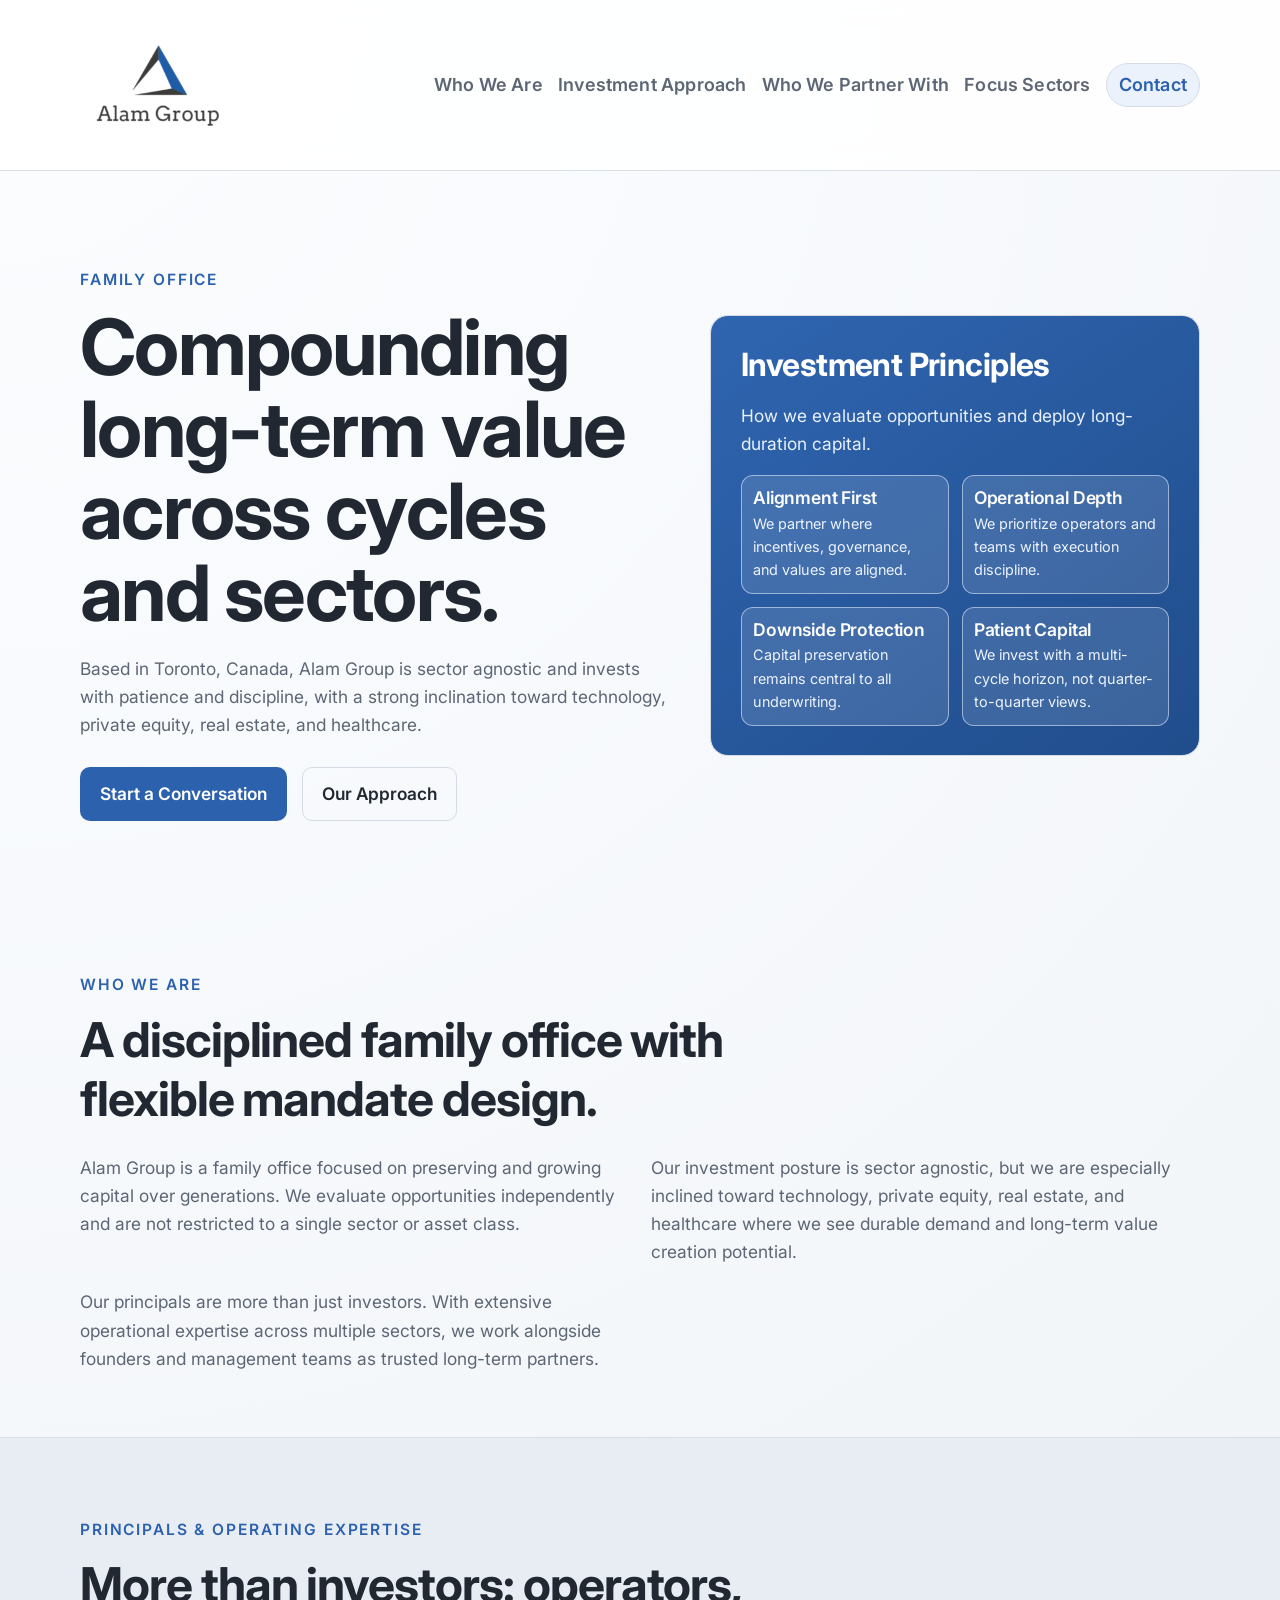
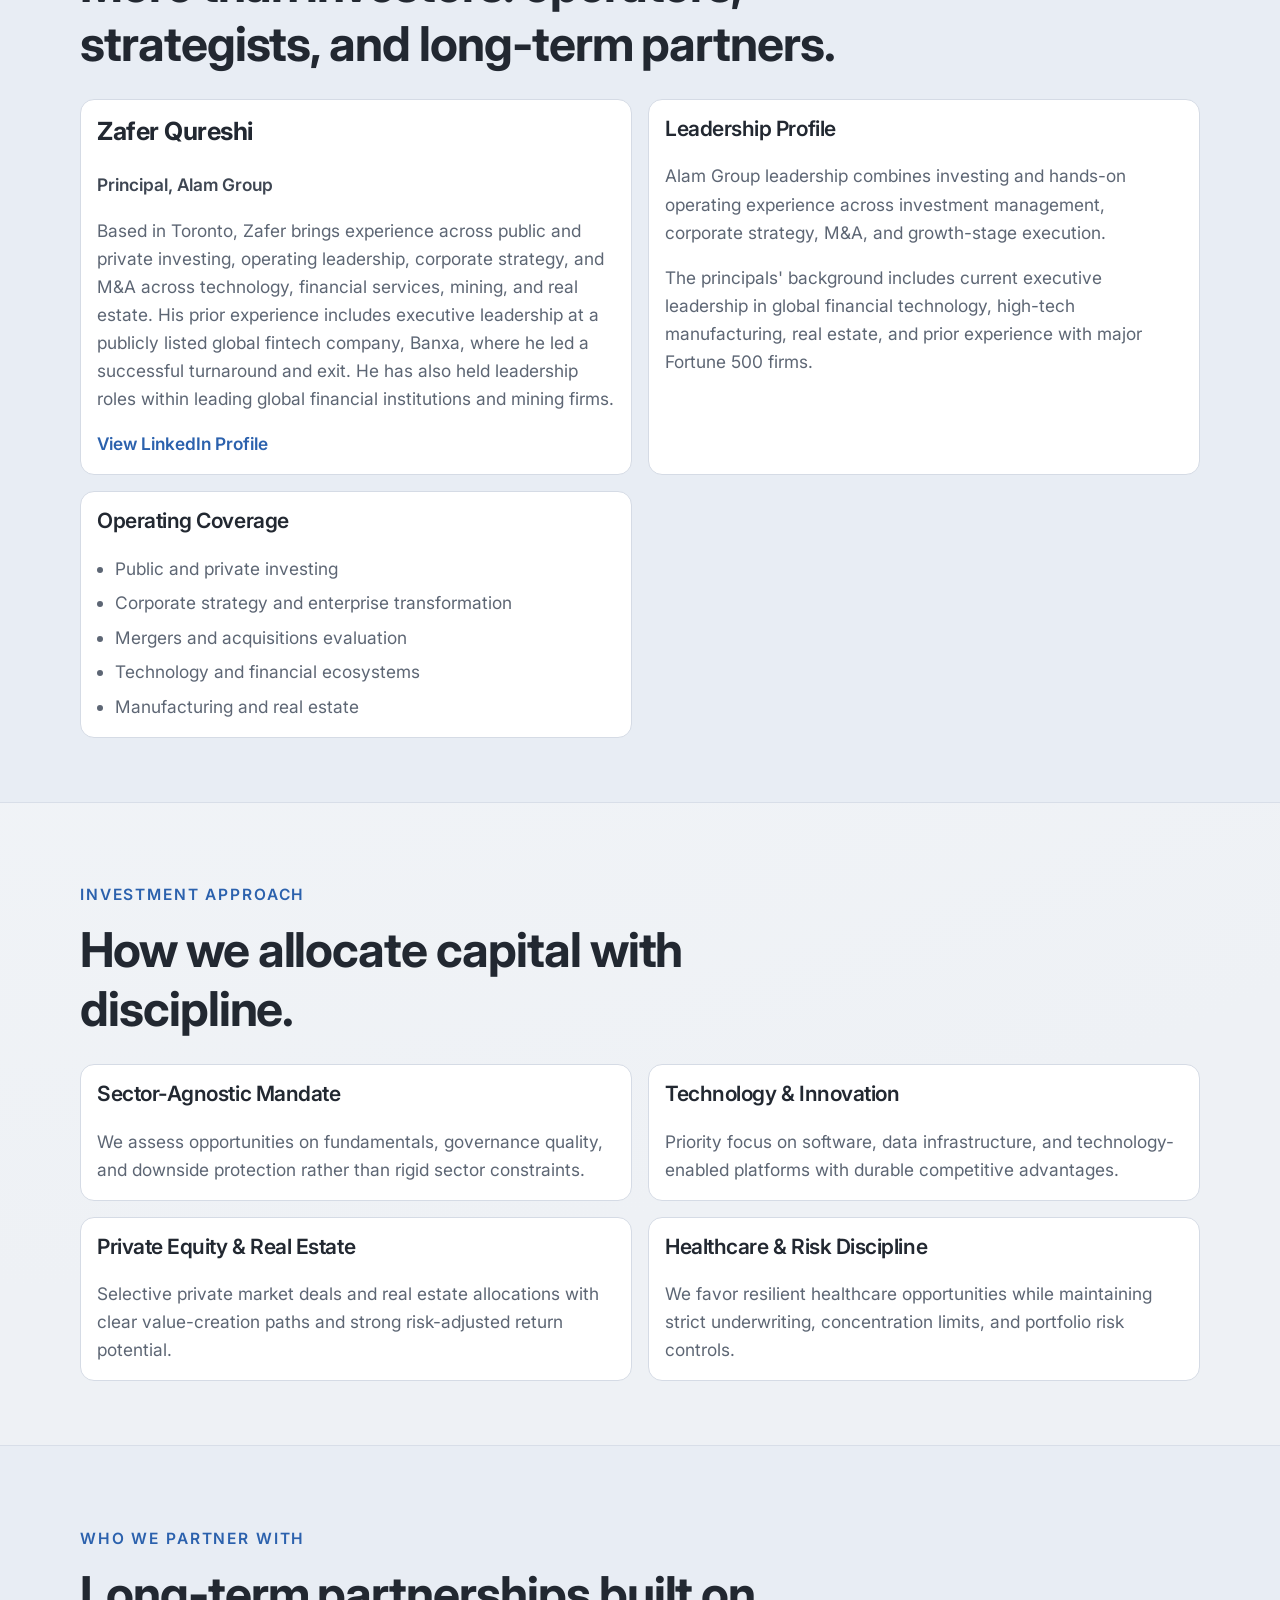
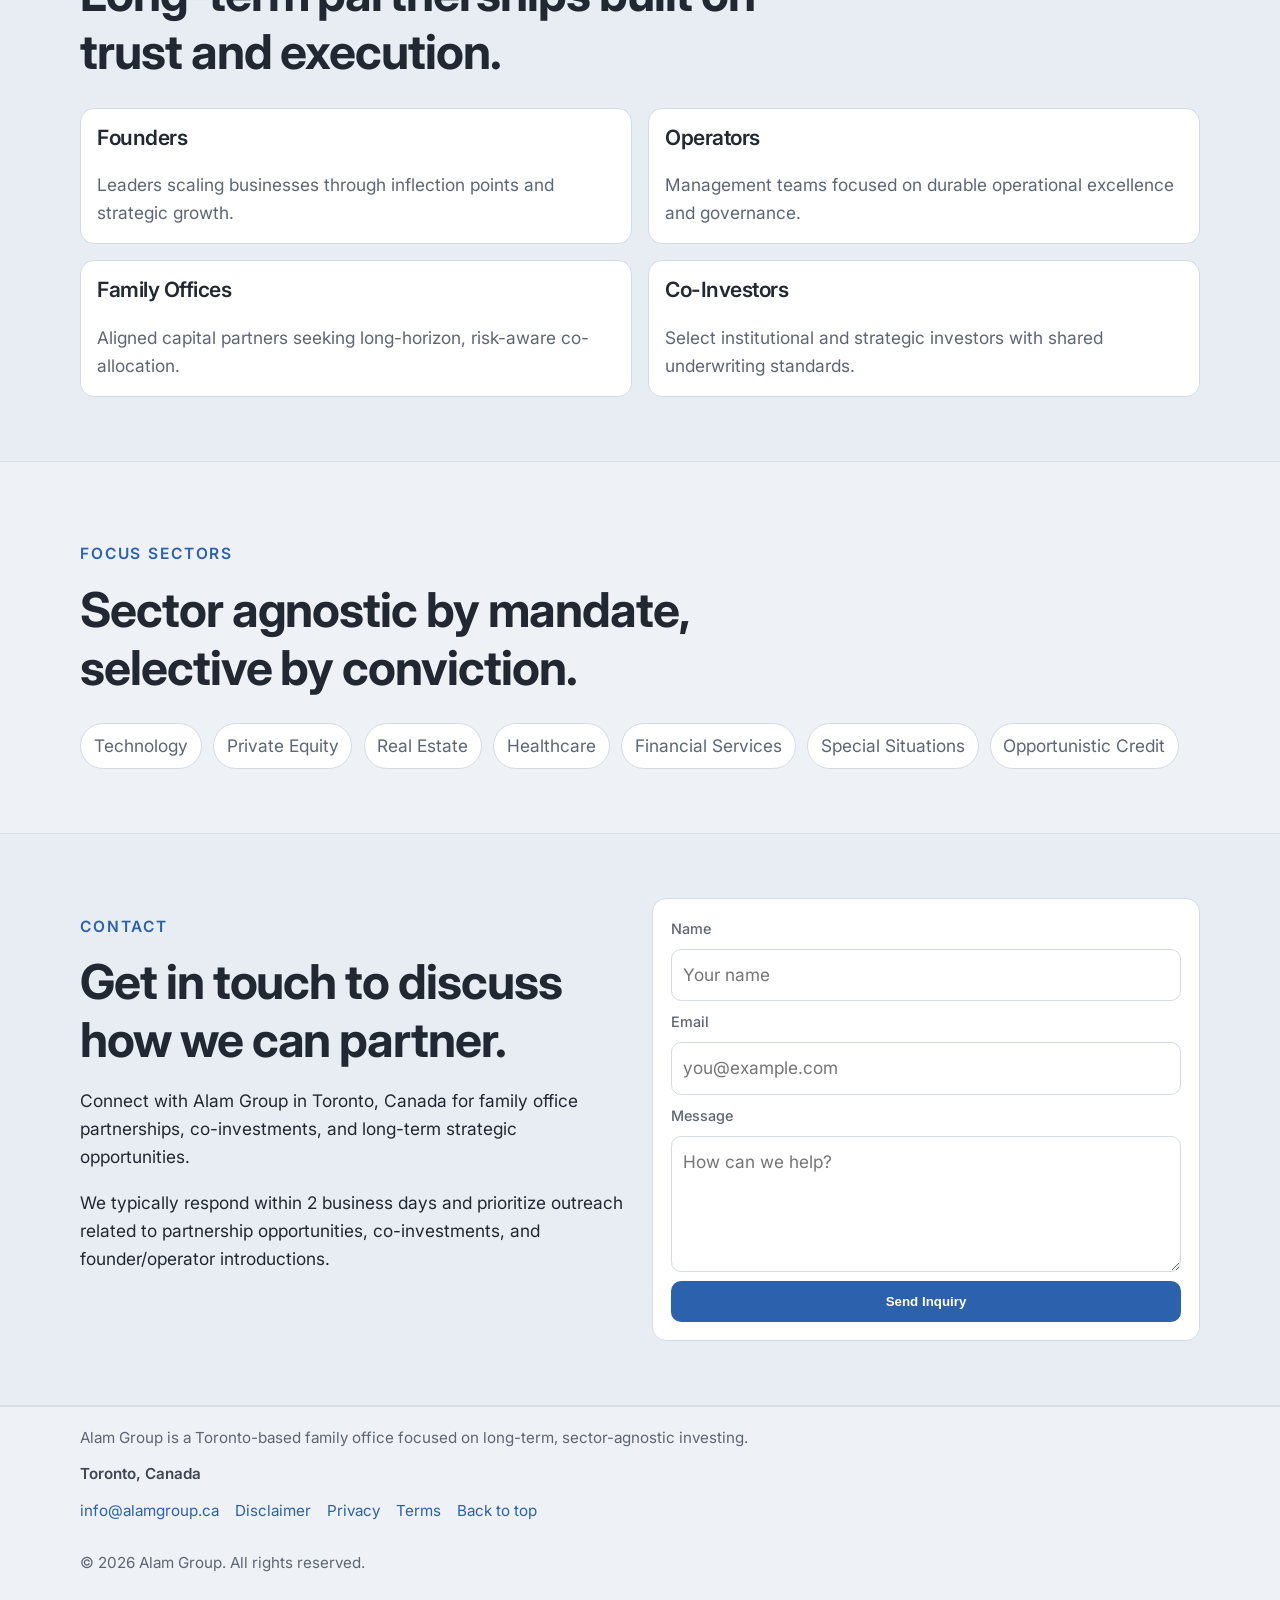
<file: index.html>
<!DOCTYPE html>
<html lang="en">
  <head>
    <meta charset="UTF-8" />
    <meta name="viewport" content="width=device-width, initial-scale=1.0" />
    <title>Alam Group | Family Office</title>
    <meta
      name="description"
      content="Alam Group is a small family office investing with a long-term, sector-agnostic approach and strong conviction in technology, private equity, real estate, and healthcare."
    />
    <link rel="preconnect" href="https://fonts.googleapis.com" />
    <link rel="preconnect" href="https://fonts.gstatic.com" crossorigin />
    <link
      href="https://fonts.googleapis.com/css2?family=Inter:wght@400;500;600;700;800&display=swap"
      rel="stylesheet"
    />
    <link rel="stylesheet" href="styles.css?v=contact-form" />
  </head>
  <body>
    <div id="top" class="page-top-anchor" aria-hidden="true"></div>
    <header class="site-header">
      <div class="container nav-shell">
        <a href="#top" class="logo" aria-label="Alam Group Home">
          <img src="assets/alam-group-logo.png" alt="Alam Group" />
        </a>
        <button class="menu-toggle" id="menuToggle" aria-label="Toggle navigation">
          <span></span>
          <span></span>
          <span></span>
        </button>
        <nav class="nav-links" id="navLinks" aria-label="Primary">
          <a href="#about">Who We Are</a>
          <a href="#strategy">Investment Approach</a>
          <a href="#partners">Who We Partner With</a>
          <a href="#portfolio">Focus Sectors</a>
          <a href="#contact" class="nav-cta">Contact</a>
        </nav>
      </div>
    </header>

    <main>
      <section class="hero">
        <div class="container hero-grid">
          <div>
            <p class="eyebrow">Family Office</p>
            <h1>Compounding long-term value across cycles and sectors.</h1>
            <p class="hero-text">
              Based in Toronto, Canada, Alam Group is sector agnostic and invests
              with patience and discipline, with a strong inclination toward
              technology, private equity, real estate, and healthcare.
            </p>
            <div class="hero-actions">
              <a href="#contact" class="btn btn-primary">Start a Conversation</a>
              <a href="#strategy" class="btn btn-secondary">Our Approach</a>
            </div>
          </div>
          <div class="hero-card">
            <h2>Investment Principles</h2>
            <p>How we evaluate opportunities and deploy long-duration capital.</p>
            <div class="card-stat-grid">
              <article>
                <h3>Alignment First</h3>
                <p>We partner where incentives, governance, and values are aligned.</p>
              </article>
              <article>
                <h3>Operational Depth</h3>
                <p>We prioritize operators and teams with execution discipline.</p>
              </article>
              <article>
                <h3>Downside Protection</h3>
                <p>Capital preservation remains central to all underwriting.</p>
              </article>
              <article>
                <h3>Patient Capital</h3>
                <p>We invest with a multi-cycle horizon, not quarter-to-quarter views.</p>
              </article>
            </div>
          </div>
        </div>
      </section>

      <section class="section" id="about">
        <div class="container">
          <div class="section-title-wrap">
            <p class="eyebrow">Who We Are</p>
            <h2>A disciplined family office with flexible mandate design.</h2>
          </div>
          <div class="about-grid">
            <p>
              Alam Group is a family office focused on preserving and growing
              capital over generations. We evaluate opportunities independently and are
              not restricted to a single sector or asset class.
            </p>
            <p>
              Our investment posture is sector agnostic, but we are especially inclined
              toward technology, private equity, real estate, and healthcare where we
              see durable demand and long-term value creation potential.
            </p>
            <p>
              Our principals are more than just investors. With extensive operational
              expertise across multiple sectors, we work alongside founders and
              management teams as trusted long-term partners.
            </p>
          </div>
        </div>
      </section>

      <section class="section section-alt" id="principals">
        <div class="container">
          <div class="section-title-wrap">
            <p class="eyebrow">Principals & Operating Expertise</p>
            <h2>More than investors: operators, strategists, and long-term partners.</h2>
          </div>
          <div class="principals-grid">
            <article class="card profile-card">
              <h3>Zafer Qureshi</h3>
              <p class="profile-role">
                Principal, Alam Group
              </p>
              <p>
                Based in Toronto, Zafer brings experience across public and private
                investing, operating leadership, corporate strategy, and M&A across technology, financial services, mining, and real estate.
                His prior experience includes executive leadership at a publicly listed global fintech company, Banxa, where he led
                a successful turnaround and exit. He has also held leadership roles within leading global financial institutions and mining firms.
              </p>
              <p>
                <a href="https://www.linkedin.com/in/zafer-qureshi/" target="_blank" rel="noopener noreferrer">
                  View LinkedIn Profile
                </a>
              </p>
            </article>
            <article class="card">
              <h3>Leadership Profile</h3>
              <p>
                Alam Group leadership combines investing and hands-on operating
                experience across investment management, corporate strategy, M&A,
                and growth-stage execution.
              </p>
              <p>
                The principals' background includes current executive leadership in
                global financial technology, high-tech manufacturing, real estate, and prior
                experience with major Fortune 500 firms.
              </p>
            </article>
            <article class="card">
              <h3>Operating Coverage</h3>
              <ul class="expertise-list">
                <li>Public and private investing</li>
                <li>Corporate strategy and enterprise transformation</li>
                <li>Mergers and acquisitions evaluation</li>
                <li>Technology and financial ecosystems</li>
                <li>Manufacturing and real estate</li>
              </ul>
            </article>
          </div>
        </div>
      </section>

      <section class="section" id="strategy">
        <div class="container">
          <div class="section-title-wrap">
            <p class="eyebrow">Investment Approach</p>
            <h2>How we allocate capital with discipline.</h2>
          </div>
          <div class="strategy-grid">
            <article class="card">
              <h3>Sector-Agnostic Mandate</h3>
              <p>
                We assess opportunities on fundamentals, governance quality, and
                downside protection rather than rigid sector constraints.
              </p>
            </article>
            <article class="card">
              <h3>Technology & Innovation</h3>
              <p>
                Priority focus on software, data infrastructure, and technology-enabled
                platforms with durable competitive advantages.
              </p>
            </article>
            <article class="card">
              <h3>Private Equity & Real Estate</h3>
              <p>
                Selective private market deals and real estate allocations with clear
                value-creation paths and strong risk-adjusted return potential.
              </p>
            </article>
            <article class="card">
              <h3>Healthcare & Risk Discipline</h3>
              <p>
                We favor resilient healthcare opportunities while maintaining strict
                underwriting, concentration limits, and portfolio risk controls.
              </p>
            </article>
          </div>
        </div>
      </section>

      <section class="section section-alt" id="partners">
        <div class="container">
          <div class="section-title-wrap">
            <p class="eyebrow">Who We Partner With</p>
            <h2>Long-term partnerships built on trust and execution.</h2>
          </div>
          <div class="partner-grid">
            <article class="card">
              <h3>Founders</h3>
              <p>Leaders scaling businesses through inflection points and strategic growth.</p>
            </article>
            <article class="card">
              <h3>Operators</h3>
              <p>Management teams focused on durable operational excellence and governance.</p>
            </article>
            <article class="card">
              <h3>Family Offices</h3>
              <p>Aligned capital partners seeking long-horizon, risk-aware co-allocation.</p>
            </article>
            <article class="card">
              <h3>Co-Investors</h3>
              <p>Select institutional and strategic investors with shared underwriting standards.</p>
            </article>
          </div>
        </div>
      </section>

      <section class="section" id="portfolio">
        <div class="container">
          <div class="section-title-wrap">
            <p class="eyebrow">Focus Sectors</p>
            <h2>Sector agnostic by mandate, selective by conviction.</h2>
          </div>
          <div class="pill-wrap">
            <span>Technology</span>
            <span>Private Equity</span>
            <span>Real Estate</span>
            <span>Healthcare</span>
            <span>Financial Services</span>
            <span>Special Situations</span>
            <span>Opportunistic Credit</span>
          </div>
        </div>
      </section>

      <section class="section section-alt contact-section" id="contact">
        <div class="container contact-grid">
          <div>
            <p class="eyebrow">Contact</p>
            <h2>Get in touch to discuss how we can partner.</h2>
            <p>
              Connect with Alam Group in Toronto, Canada for family office
              partnerships, co-investments, and long-term strategic opportunities.
            </p>
            <p>
              We typically respond within 2 business days and prioritize outreach
              related to partnership opportunities, co-investments, and founder/operator introductions.
            </p>
          </div>
          <form
            id="contactForm"
            class="contact-form"
            action="https://formsubmit.co/info@alamgroup.ca"
            method="POST"
          >
            <input type="hidden" name="_subject" value="Alam Group website inquiry" />
            <input type="hidden" name="_template" value="table" />
            <input type="hidden" name="_captcha" value="false" />
            <div class="field-honey" aria-hidden="true">
              <label for="contact-honey">Company website</label>
              <input
                type="text"
                id="contact-honey"
                name="_honey"
                tabindex="-1"
                autocomplete="off"
              />
            </div>
            <p id="contactFormStatus" class="contact-form-status" role="status" aria-live="polite"></p>
            <label for="name">Name</label>
            <input
              type="text"
              id="name"
              name="name"
              placeholder="Your name"
              required
              autocomplete="name"
            />
            <label for="email">Email</label>
            <input
              type="email"
              id="email"
              name="email"
              placeholder="you@example.com"
              required
              autocomplete="email"
            />
            <label for="message">Message</label>
            <textarea
              id="message"
              name="message"
              rows="4"
              maxlength="4000"
              placeholder="How can we help?"
              required
              autocomplete="off"
            ></textarea>
            <button type="submit" class="btn btn-primary full-width">Send Inquiry</button>
          </form>
        </div>
      </section>
    </main>

    <footer class="site-footer" id="legal">
      <div class="container footer-content">
        <p class="firm-descriptor">
          Alam Group is a Toronto-based family office focused on long-term, sector-agnostic investing.
        </p>
        <p class="firm-location">Toronto, Canada</p>
        <div class="footer-links">
          <a href="mailto:info@alamgroup.ca">info@alamgroup.ca</a>
          <a href="disclaimer.html">Disclaimer</a>
          <a href="privacy.html">Privacy</a>
          <a href="terms.html">Terms</a>
          <a href="#top">Back to top</a>
        </div>
        <p>© <span id="year"></span> Alam Group. All rights reserved.</p>
      </div>
    </footer>

    <script src="script.js?v=contact-form"></script>
  </body>
</html>
</file>
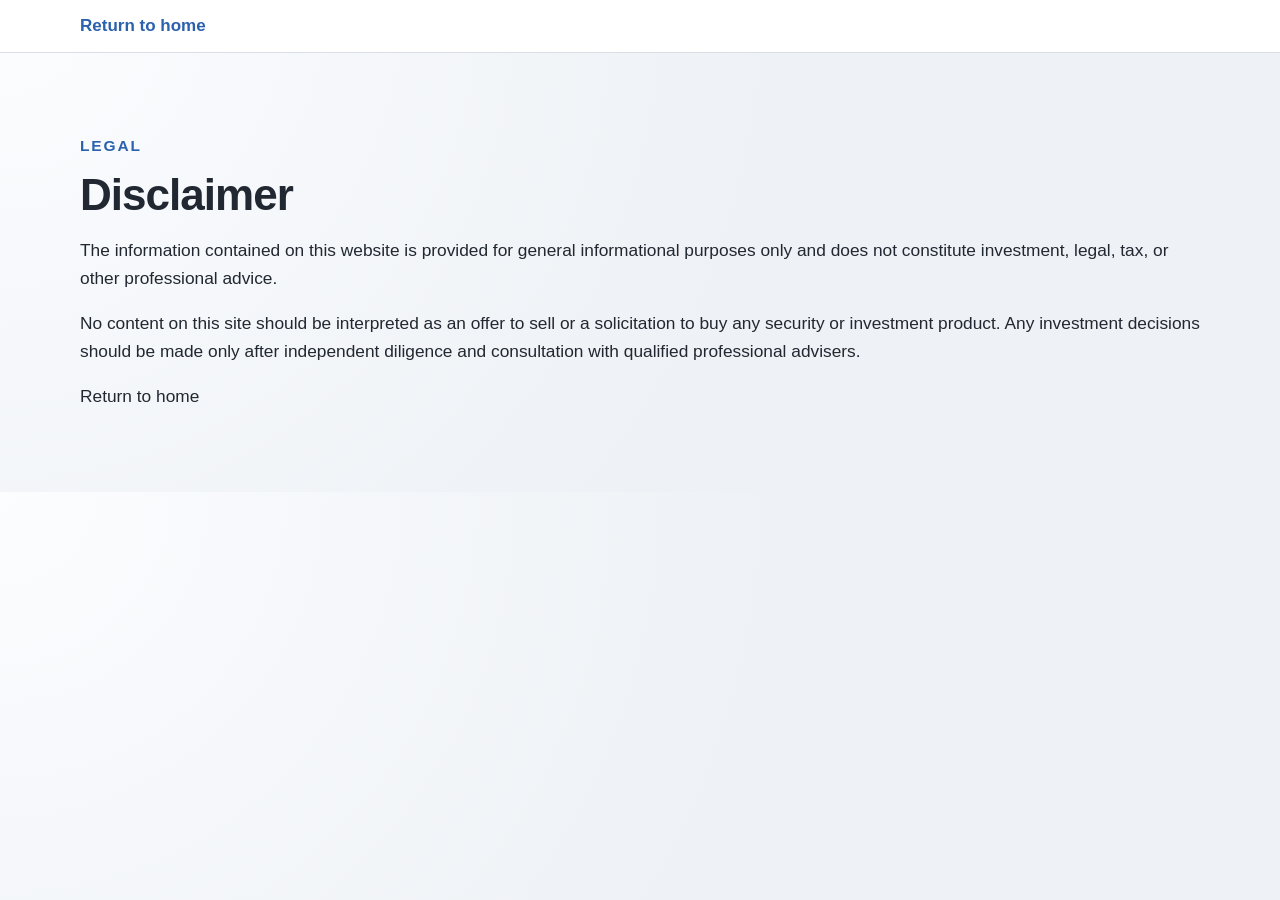
<file: disclaimer.html>
<!DOCTYPE html>
<html lang="en">
  <head>
    <meta charset="UTF-8" />
    <meta name="viewport" content="width=device-width, initial-scale=1.0" />
    <title>Alam Group | Disclaimer</title>
    <link rel="stylesheet" href="styles.css?v=contact-form" />
  </head>
  <body>
    <header class="return-home-header">
      <div class="container return-home-header-inner">
        <a href="index.html" class="return-home">Return to home</a>
      </div>
    </header>
    <main class="section">
      <div class="container">
        <p class="eyebrow">Legal</p>
        <h1>Disclaimer</h1>
        <p>
          The information contained on this website is provided for general
          informational purposes only and does not constitute investment, legal,
          tax, or other professional advice.
        </p>
        <p>
          No content on this site should be interpreted as an offer to sell or a
          solicitation to buy any security or investment product. Any investment
          decisions should be made only after independent diligence and consultation
          with qualified professional advisers.
        </p>
        <p><a href="index.html" class="return-home-inline">Return to home</a></p>
      </div>
    </main>
  </body>
</html>
</file>
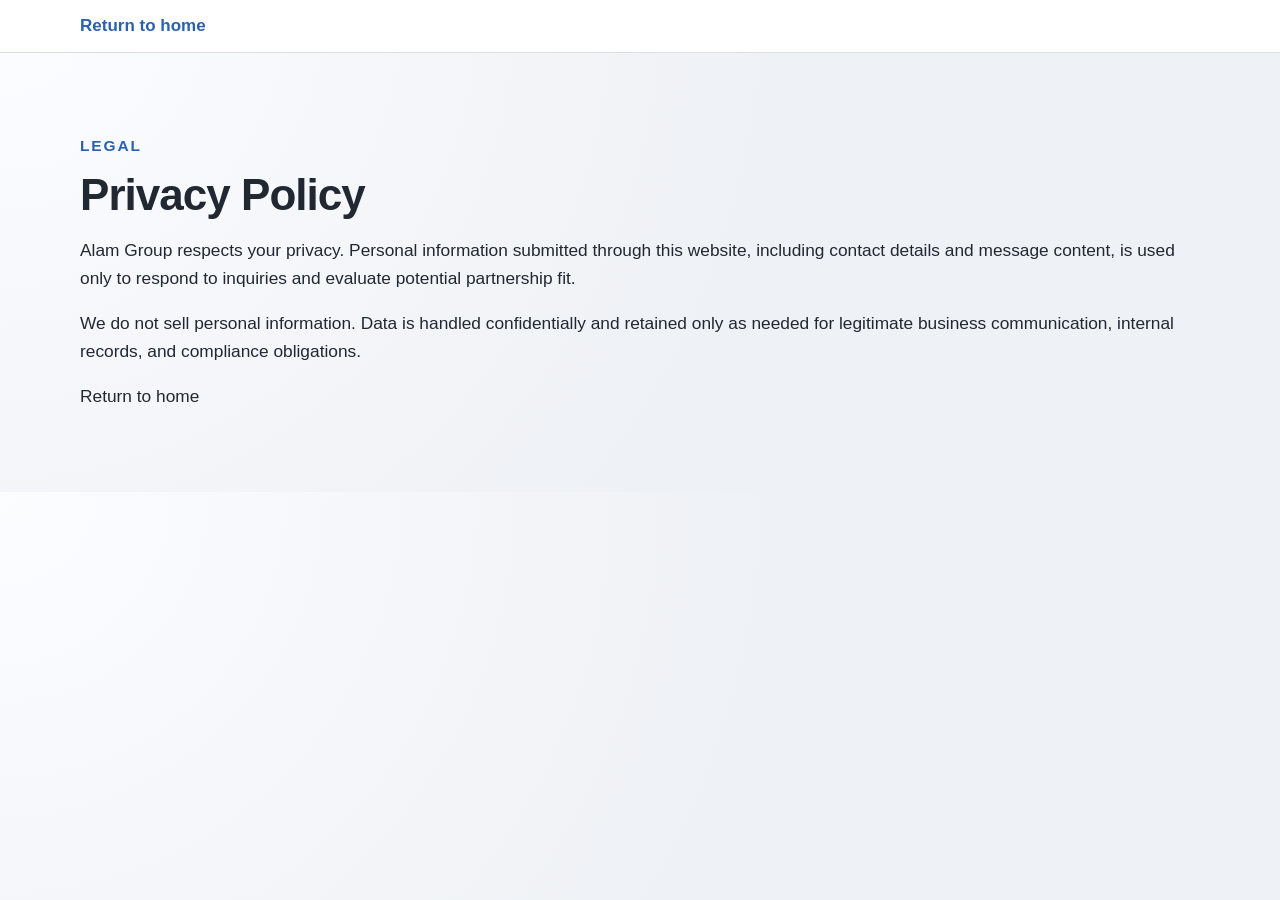
<file: privacy.html>
<!DOCTYPE html>
<html lang="en">
  <head>
    <meta charset="UTF-8" />
    <meta name="viewport" content="width=device-width, initial-scale=1.0" />
    <title>Alam Group | Privacy</title>
    <link rel="stylesheet" href="styles.css?v=contact-form" />
  </head>
  <body>
    <header class="return-home-header">
      <div class="container return-home-header-inner">
        <a href="index.html" class="return-home">Return to home</a>
      </div>
    </header>
    <main class="section">
      <div class="container">
        <p class="eyebrow">Legal</p>
        <h1>Privacy Policy</h1>
        <p>
          Alam Group respects your privacy. Personal information submitted through
          this website, including contact details and message content, is used only
          to respond to inquiries and evaluate potential partnership fit.
        </p>
        <p>
          We do not sell personal information. Data is handled confidentially and
          retained only as needed for legitimate business communication, internal
          records, and compliance obligations.
        </p>
        <p><a href="index.html" class="return-home-inline">Return to home</a></p>
      </div>
    </main>
  </body>
</html>
</file>
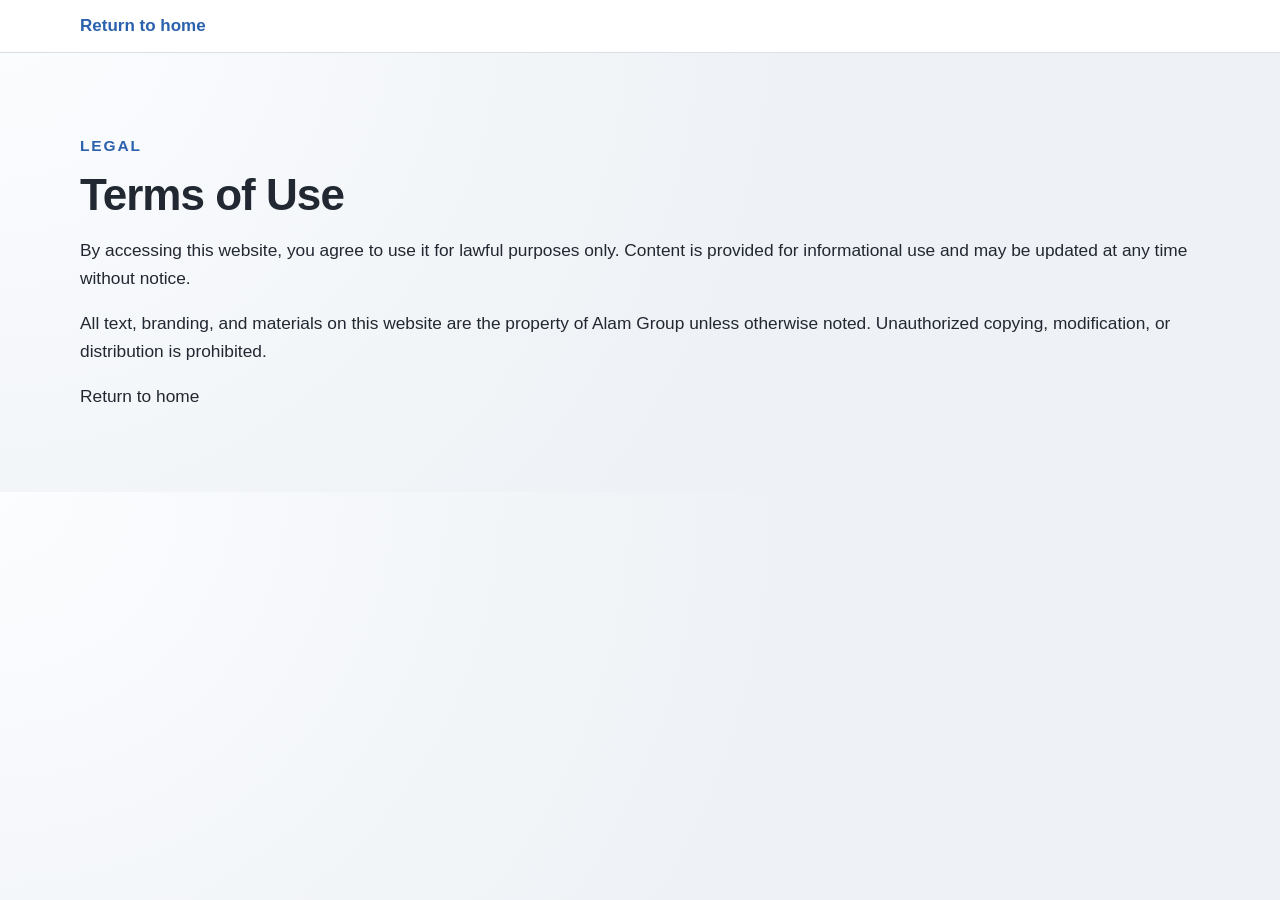
<file: terms.html>
<!DOCTYPE html>
<html lang="en">
  <head>
    <meta charset="UTF-8" />
    <meta name="viewport" content="width=device-width, initial-scale=1.0" />
    <title>Alam Group | Terms</title>
    <link rel="stylesheet" href="styles.css?v=contact-form" />
  </head>
  <body>
    <header class="return-home-header">
      <div class="container return-home-header-inner">
        <a href="index.html" class="return-home">Return to home</a>
      </div>
    </header>
    <main class="section">
      <div class="container">
        <p class="eyebrow">Legal</p>
        <h1>Terms of Use</h1>
        <p>
          By accessing this website, you agree to use it for lawful purposes only.
          Content is provided for informational use and may be updated at any time
          without notice.
        </p>
        <p>
          All text, branding, and materials on this website are the property of
          Alam Group unless otherwise noted. Unauthorized copying, modification, or
          distribution is prohibited.
        </p>
        <p><a href="index.html" class="return-home-inline">Return to home</a></p>
      </div>
    </main>
  </body>
</html>
</file>
<file: styles.css>
:root {
  --bg: #eef1f5;
  --surface: #ffffff;
  --surface-soft: #f5f7fa;
  --text: #222831;
  --muted: #5d6674;
  --primary: #2b61ad;
  --primary-dark: #204d8c;
  --border: #d5dbe5;
  --container: 1120px;
  /* Type scale + hero rhythm */
  --fs-hero: clamp(3rem, 5vw + 1rem, 4.85rem);
  --fs-xl: clamp(1.9375rem, 3vw + 0.85rem, 3rem);
  --fs-panel: clamp(1.375rem, 2.1vw + 0.4rem, 2rem);
  --fs-large: clamp(1.0625rem, 1.3vw + 0.65rem, 1.3125rem);
  --fs-legal-page: clamp(2rem, 3.5vw, 2.75rem);
  /* Compact header: logo drives bar height; anchors need extra padding than bar height */
  --header-logo-size: 156px;
  --sticky-header-visual-height: calc(var(--header-logo-size) + 14px);
  /* Generous offset so in-page links clear sticky bar (scroll-padding is most reliable) */
  --header-anchor-offset: calc(var(--sticky-header-visual-height) + 1.75rem);
}

* {
  box-sizing: border-box;
}

/* In-page #top must not sit on a sticky element (browsers miscalculate scroll). */
.page-top-anchor {
  position: static;
  height: 0;
  width: 0;
  margin: 0;
  padding: 0;
  overflow: hidden;
  pointer-events: none;
}

/* Single source for anchor jumps: inset scrollport so fragments clear sticky header */
html {
  scroll-padding-top: var(--header-anchor-offset);
}

html,
body {
  margin: 0;
  padding: 0;
  font-family: "Inter", sans-serif;
  background: radial-gradient(circle at top left, #fbfdff 0%, var(--bg) 58%);
  color: var(--text);
}

body {
  line-height: 1.62;
  font-size: clamp(1rem, 0.35vw + 0.93rem, 1.0825rem);
}

a {
  color: inherit;
  text-decoration: none;
}

.container {
  width: min(var(--container), 92%);
  margin-inline: auto;
}

.site-header {
  position: sticky;
  top: 0;
  z-index: 20;
  backdrop-filter: blur(10px);
  background-color: rgba(255, 255, 255, 0.85);
  border-bottom: 1px solid rgba(213, 219, 229, 0.9);
}

.nav-shell {
  display: flex;
  align-items: center;
  justify-content: space-between;
  min-height: var(--sticky-header-visual-height);
  padding-block: 0.35rem;
}

.logo {
  display: inline-flex;
  align-items: center;
  flex-shrink: 0;
}

.logo img {
  display: block;
  flex-shrink: 0;
  width: var(--header-logo-size);
  height: var(--header-logo-size);
  object-fit: contain;
  background: transparent;
}

.nav-links {
  display: flex;
  flex-wrap: wrap;
  align-items: center;
  justify-content: flex-end;
  gap: 0.65rem 0.95rem;
  row-gap: 0.35rem;
  max-width: min(100%, 54rem);
}

.nav-links a {
  color: var(--muted);
  font-weight: 600;
  font-size: clamp(0.984375rem, 0.61875vw + 0.8775rem, 1.125rem);
  letter-spacing: 0.01em;
}

.nav-links a:hover {
  color: var(--text);
}

.nav-cta {
  background-color: #ecf2fc;
  color: var(--primary) !important;
  padding: 0.375rem 0.75rem;
  border-radius: 999px;
  border: 1px solid var(--border);
  font-size: 1.0546875rem;
}

a.return-home,
a.return-home-inline {
  text-decoration: none;
}

a.return-home:hover,
a.return-home-inline:hover {
  text-decoration: underline;
  text-underline-offset: 2px;
}

.return-home-header {
  position: sticky;
  top: 0;
  z-index: 19;
  background-color: rgba(255, 255, 255, 0.95);
  border-bottom: 1px solid rgba(213, 219, 229, 0.9);
  backdrop-filter: blur(8px);
}

.return-home-header-inner {
  min-height: 3.25rem;
  display: flex;
  align-items: center;
  padding: 0.65rem 0;
}

.return-home-header .return-home {
  font-size: clamp(0.95rem, 0.55vw + 0.88rem, 1.0625rem);
  font-weight: 600;
  color: var(--primary);
}

.menu-toggle {
  display: none;
  border: 0;
  background: transparent;
  cursor: pointer;
}

.menu-toggle span {
  display: block;
  width: 24px;
  height: 2px;
  margin: 5px 0;
  background: #2e3640;
}

.hero {
  padding: clamp(3rem, 8vw, 5rem) 0 clamp(3rem, 6vw, 4.5rem);
}

.hero-grid {
  display: grid;
  grid-template-columns: 1.1fr 0.9fr;
  gap: 2rem;
  align-items: center;
}

.eyebrow {
  color: var(--primary);
  font-size: clamp(0.8125rem, 0.5vw + 0.73rem, 0.96875rem);
  text-transform: uppercase;
  letter-spacing: 0.12em;
  margin-bottom: 0.875rem;
  font-weight: 600;
}

h1,
h2,
h3 {
  margin-top: 0;
  letter-spacing: -0.022em;
  color: var(--text);
}

h2,
h3 {
  line-height: 1.22;
}

h1 {
  line-height: 1.06;
}

/* Standalone/legal page titles only (homepage hero overrides below) */
main.section:not(.hero) > .container > h1 {
  font-size: var(--fs-legal-page);
  margin-bottom: 1rem;
  font-weight: 700;
}

.hero h1 {
  font-size: var(--fs-hero);
  font-weight: 700;
  margin-bottom: 1.25rem;
}

/* Primary section headings (with eyebrow) */
.section-title-wrap h2,
.contact-grid > div:first-child h2 {
  font-size: var(--fs-xl);
  font-weight: 700;
  margin-bottom: 0;
}

h3 {
  font-size: var(--fs-large);
  font-weight: 600;
}

/* Hero side panel title — one step smaller than primary section headings */
.hero-card h2 {
  font-size: var(--fs-panel);
  font-weight: 700;
  letter-spacing: -0.018em;
  line-height: 1.2;
  color: #ffffff;
  margin-bottom: 0.35rem;
}

.hero-card .card-stat-grid h3 {
  font-size: clamp(0.96875rem, 0.95vw + 0.76rem, 1.09375rem);
  font-weight: 600;
  letter-spacing: -0.01em;
  color: #ffffff;
}

.profile-card h3:first-of-type {
  font-size: clamp(1.25rem, 1.7vw + 0.72rem, 1.5625rem);
  font-weight: 700;
  letter-spacing: -0.02em;
}

.hero-text {
  max-width: 54ch;
  color: var(--muted);
}

.hero-actions {
  margin-top: 1.75rem;
  display: flex;
  gap: 0.9rem;
  flex-wrap: wrap;
}

.btn {
  display: inline-flex;
  align-items: center;
  justify-content: center;
  border-radius: 10px;
  padding: 0.75rem 1.2rem;
  font-weight: 600;
  border: 1px solid transparent;
}

.btn-primary {
  background: var(--primary);
  color: #ffffff;
}

.btn-primary:hover {
  background: var(--primary-dark);
}

.btn-secondary {
  border-color: var(--border);
  background: transparent;
  color: var(--text);
}

.hero-card {
  background: linear-gradient(145deg, #2f65b0 0%, #204d8c 100%);
  border: 1px solid var(--border);
  border-radius: 18px;
  padding: clamp(1.25rem, 2vw + 0.85rem, 1.85rem);
}

.hero-card h3 {
  color: #ffffff;
}

.hero-card p {
  color: #e9f1ff;
}

.card-stat-grid {
  margin-top: 1rem;
  display: grid;
  grid-template-columns: repeat(2, minmax(0, 1fr));
  gap: 0.8rem;
}

.card-stat-grid article {
  padding: 0.7rem;
  border: 1px solid rgba(233, 241, 255, 0.55);
  border-radius: 12px;
  background: rgba(255, 255, 255, 0.12);
}

.card-stat-grid h3 {
  margin-bottom: 0.2rem;
}

.card-stat-grid p {
  margin: 0;
  font-size: 0.9rem;
  color: #edf3ff;
}

.section {
  padding: 4rem 0;
}

.section-alt {
  background: #e8edf4;
  border-top: 1px solid rgba(213, 219, 229, 0.8);
  border-bottom: 1px solid rgba(213, 219, 229, 0.8);
}

.section-title-wrap {
  max-width: 70ch;
  margin-bottom: 1.6rem;
}

.about-grid {
  display: grid;
  grid-template-columns: 1fr 1fr;
  gap: 1.4rem;
}

.about-grid p {
  margin: 0;
  color: var(--muted);
}

.strategy-grid {
  display: grid;
  grid-template-columns: repeat(2, minmax(0, 1fr));
  gap: 1rem;
}

.partner-grid,
.principals-grid {
  display: grid;
  grid-template-columns: repeat(2, minmax(0, 1fr));
  gap: 1rem;
}

.card {
  background: var(--surface);
  border: 1px solid var(--border);
  border-radius: 14px;
  padding: 1rem;
}

.card p {
  color: var(--muted);
  margin-bottom: 0;
}

.profile-card .profile-role {
  margin-bottom: 0.6rem;
  font-weight: 600;
  color: #3e4652;
}

.profile-card a {
  color: var(--primary);
  font-weight: 600;
}

.expertise-list {
  margin: 0;
  padding-left: 1.1rem;
  color: var(--muted);
}

.expertise-list li + li {
  margin-top: 0.4rem;
}

.pill-wrap {
  display: flex;
  flex-wrap: wrap;
  gap: 0.7rem;
}

.pill-wrap span {
  border: 1px solid var(--border);
  border-radius: 999px;
  padding: 0.5rem 0.8rem;
  background: var(--surface);
  color: var(--muted);
}

.contact-grid {
  display: grid;
  grid-template-columns: 1fr 1fr;
  gap: 1.5rem;
  align-items: start;
}

.contact-form {
  position: relative;
  background: var(--surface);
  border: 1px solid var(--border);
  border-radius: 14px;
  padding: 1.1rem;
  display: grid;
  gap: 0.55rem;
}

.field-honey {
  position: absolute;
  width: 1px;
  height: 1px;
  padding: 0;
  margin: -1px;
  overflow: hidden;
  clip: rect(0, 0, 0, 0);
  white-space: nowrap;
  border: 0;
}

.contact-form-status:empty {
  display: none;
}

.contact-form-status {
  margin: 0;
  padding: 0.55rem 0.65rem;
  font-size: 0.92rem;
  font-weight: 600;
  line-height: 1.35;
  border-radius: 10px;
  background: #e9f6ed;
  color: #244c35;
}

.contact-form-status.is-error {
  background: #fdf0f2;
  color: #7a2935;
}

.btn-primary:disabled {
  opacity: 0.65;
  cursor: not-allowed;
}

label {
  font-size: 0.9rem;
  font-weight: 500;
  color: var(--muted);
}

input,
textarea {
  width: 100%;
  padding: 0.7rem;
  border: 1px solid var(--border);
  border-radius: 10px;
  background: #ffffff;
  color: var(--text);
  font: inherit;
}

input:focus,
textarea:focus {
  outline: 2px solid rgba(43, 97, 173, 0.25);
  border-color: var(--primary);
}

.full-width {
  width: 100%;
}

.site-footer {
  border-top: 1px solid rgba(213, 219, 229, 0.9);
  padding: 1.2rem 0 1.4rem;
}

.footer-content {
  display: grid;
  gap: 0.75rem;
  align-items: start;
  color: var(--muted);
  font-size: 0.95rem;
}

.firm-descriptor {
  margin: 0;
  max-width: 70ch;
}

.firm-location {
  margin: 0;
  font-weight: 600;
  color: #3e4652;
}

.footer-links {
  display: flex;
  flex-wrap: wrap;
  gap: 1rem;
}

.footer-links a {
  color: var(--primary);
}

@media (max-width: 900px) {
  .hero-grid,
  .about-grid,
  .strategy-grid,
  .partner-grid,
  .principals-grid,
  .contact-grid {
    grid-template-columns: 1fr;
  }

  .menu-toggle {
    display: block;
  }

  .nav-links {
    position: absolute;
    left: 4%;
    right: 4%;
    top: var(--sticky-header-visual-height);
    border: 1px solid var(--border);
    border-radius: 12px;
    background: #ffffff;
    flex-direction: column;
    align-items: flex-start;
    padding: 0.8rem;
    display: none;
  }

  .nav-links.open {
    display: flex;
  }

  .nav-cta {
    width: 100%;
    text-align: center;
  }

  .footer-links {
    gap: 0.7rem;
  }
}
</file>
